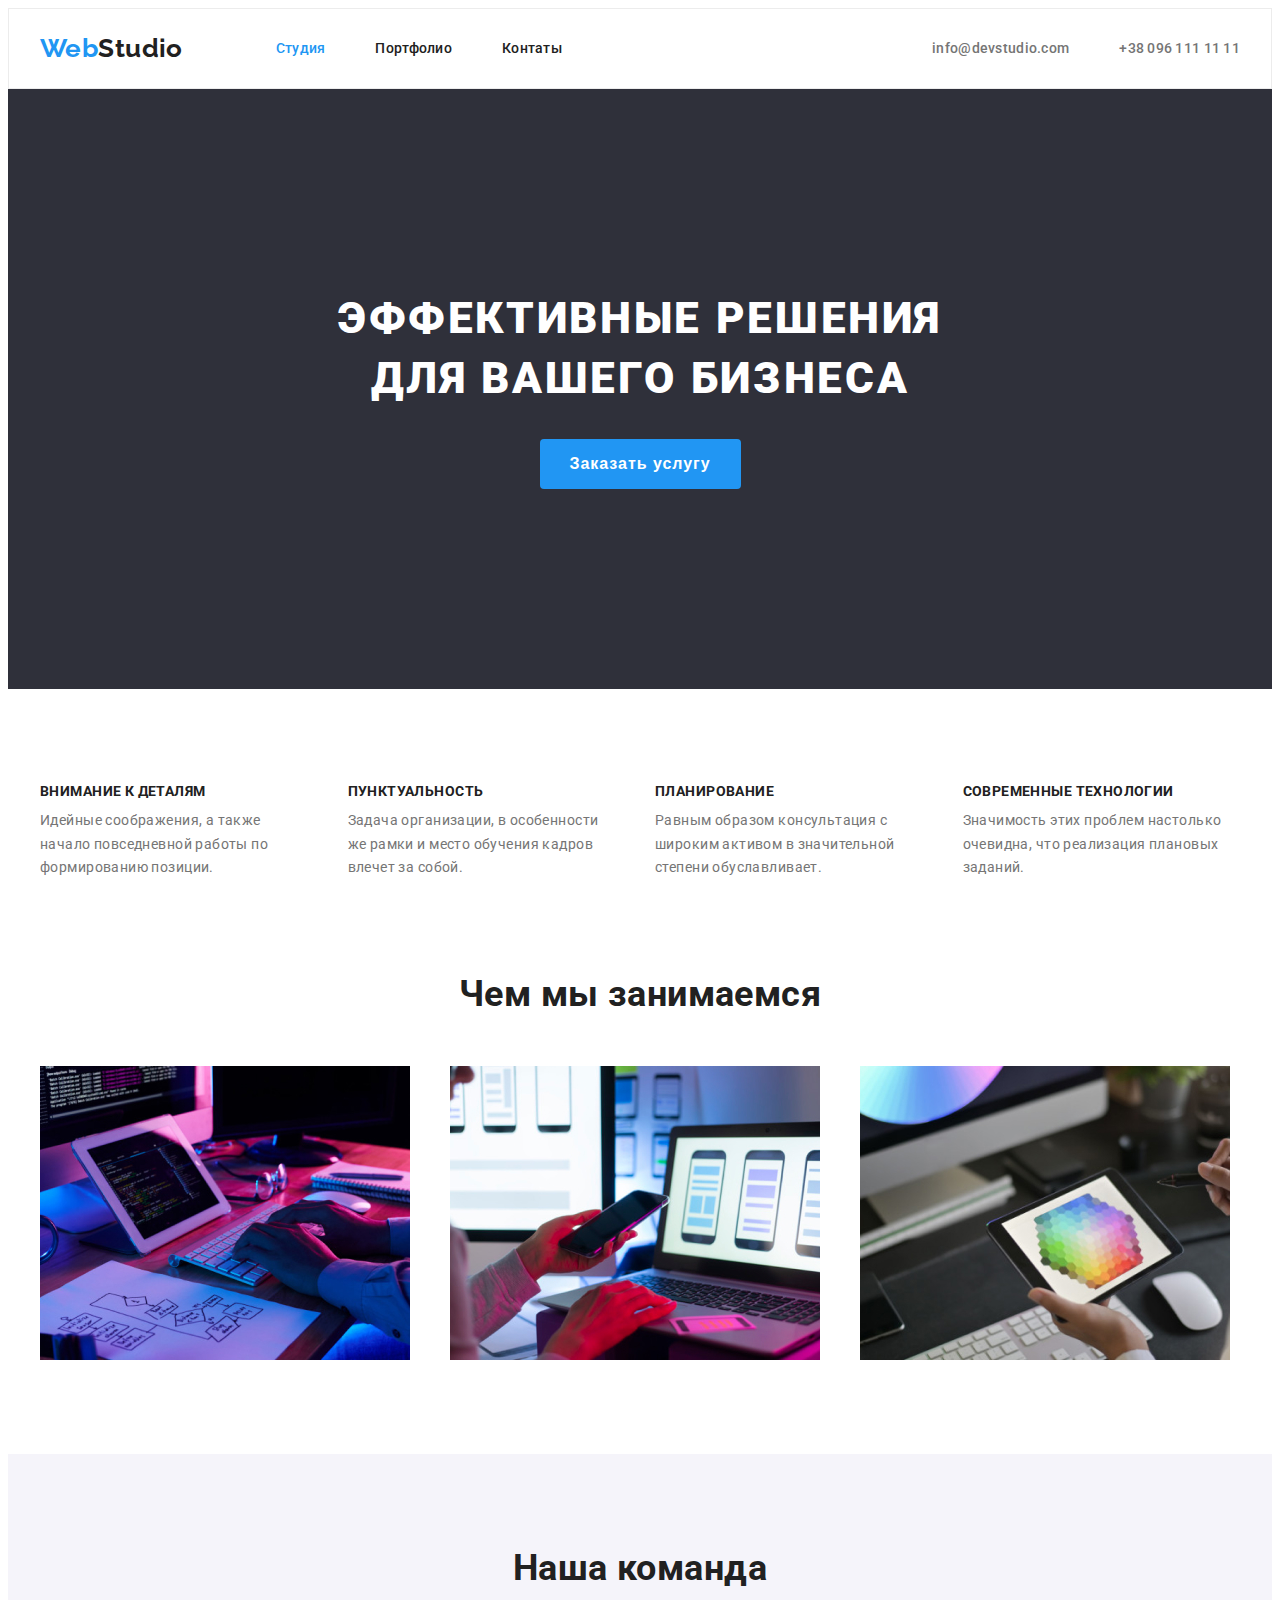
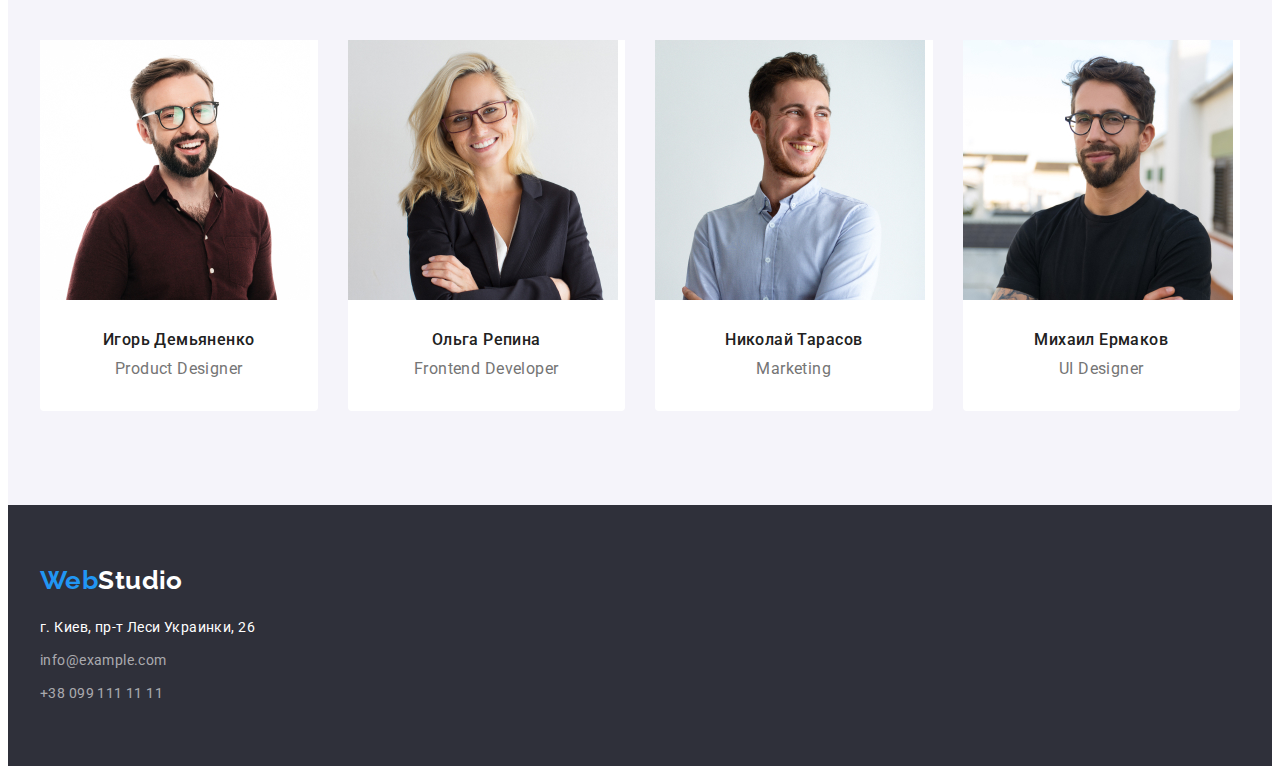
<file: index.html>
<!DOCTYPE html>
<html lang="ru">
<head>
    <meta charset="UTF-8">
    <meta name="viewport" content="width=device-width, initial-scale=1.0">
    <title>Web Studio</title>
    <link rel="stylesheet" href="https://cdnjs.cloudflare.com/ajax/libs/modern-normalize/1.0.0/modern-normalize.min.css"
        integrity="sha512-ISS7cAi1PEhQ8jnbJpJZMd29NlhNj4AWYyLOSp2CE/CsHxTCu+r+t0D2yoJudVrd0/8fTVPUVDzY5Tvli75u/g=="
        crossorigin="anonymous" />
    <link rel="preconnect" href="https://fonts.gstatic.com">
    <link href="https://fonts.googleapis.com/css2?family=Raleway:wght@700&family=Roboto:wght@400;500;700;900&display=swap"
        rel="stylesheet">
    <link rel="stylesheet" href="./css/styles.css">   
</head>

<body>
    
    <header class="header">
        <div class="container">
            <nav class="nav">
                <a href="./" lang="en" class="logo black link"><span class="logo-web">Web</span>Studio</a>
               
                <ul class="nav-list list">   
                    <li class="nav-list-item">
                        <a class="nav-list-link current-link link" href="./">Студия</a>
                    </li>
                    <li class="nav-list-item">
                        <a class="nav-list-link link" href="./portfolio.html">Портфолио</a>
                    </li>
                    <li class="nav-list-item">
                        <a class="nav-list-link link" href="#">Контаты</a>
                    </li>
                </ul>
            </nav>
               
            <ul class="header-contact-list list">
                    <li class="header-contact-list-item">
                        <a class="link" href="mailto:info@devstudio.com">info@devstudio.com</a>
                    </li>
                    <li class="header-contact-list-item">
                        <a class="link" href="tel:+380961111111">+38 096 111 11 11</a>
                    </li>
            </ul>

        </div>        
    </header>
   
    <main>
       
        <!-- HERO-->
        <section class="hero">
            
            <div class="container">
               
                <div class="hero-title-container">
                    <h1 class="hero-title">Эффективные решения для вашего бизнеса</h1>
                    <button type="button" class="hero-modal-btn">Заказать услугу</button>
                </div>
                
            </div>

        </section>


        <!-- FEATURES -->
        <section class="features">
            <div class="container">
                <h2 class="visually-hidden">Преимущества</h2>
               
                <ul class="features-list list">
                  
                    <li class="features-list-item">
                        <h3 class="features-list-title">Внимание к деталям</h3>
                        <p class="features-list-text">Идейные соображения, а также начало повседневной работы по формированию позиции.</p>
                    </li>

                    <li class="features-list-item">
                        <h3 class="features-list-title">Пунктуальность</h3>
                        <p class="features-list-text">Задача организации, в особенности же рамки и место обучения кадров влечет за собой.</p>
                    </li>

                    <li class="features-list-item">
                        <h3 class="features-list-title">Планирование</h3>
                        <p class="features-list-text">Равным образом консультация с широким активом в значительной степени обуславливает.</p>
                    </li>

                    <li class="features-list-item">
                        <h3 class="features-list-title">Современные технологии</h3>
                        <p class="features-list-text">Значимость этих проблем настолько очевидна, что реализация плановых заданий.</p>
                    </li>

                </ul>
            </div>
        </section>


        <!--ABOUT US-->
        <section class="about">
            <div class="container">
                <h2 class="title">Чем мы занимаемся</h2>
                <ul class="about-list list">
                    <li class="about-list-item"><img src="./images/about_us_img/about_us_1.jpg" alt="Пишет код" width="370" height="294"></li>
                    <li class="about-list-item"><img src="./images/about_us_img/about_us_2.jpg" alt="Адаптирует сайт для телефона" width="370" height="294"></li>
                    <li class="about-list-item"><img src="./images/about_us_img/about_us_3.jpg" alt="Работает с планшетом" width="370" height="294"></li>
                </ul>
            </div>
        </section>


        <!--OUR TEAM--> 
        <section class="team">
            <div class="container">
                <h2 class="title">Наша команда</h2>
                <ul class="team-list list">

                    <li class="team-list-item">
                        <img class="img" src="./images/our_team_img/igor.jpg" alt="Фото" width="270" height="260">
                        <div class="team-list-content">
                            <h3 class="team-list-title">Игорь Демьяненко</h3>
                            <p class="team-list-position" lang="en">Product Designer</p>
                        </div>
                    </li>

                    <li class="team-list-item">
                        <img class="img" src="./images/our_team_img/olga.jpg" alt="Фото" width="270" height="260">
                        <div class="team-list-content">
                            <h3 class="team-list-title">Ольга Репина</h3>
                            <p class="team-list-position" lang="en">Frontend Developer</p>
                        </div>
                    </li>

                    <li class="team-list-item">
                        <img class="img" src="./images/our_team_img/nikolay.jpg" alt="Фото" width="270" height="260">
                        <div class="team-list-content">
                            <h3 class="team-list-title">Николай Тарасов</h3>
                            <p class="team-list-position" lang="en">Marketing</p>
                        </div>
                    </li>

                    <li class="team-list-item">
                        <img class="img" src="./images/our_team_img/mihail.jpg" alt="Фото" width="270" height="260">
                        <div class="team-list-content">
                            <h3 class="team-list-title">Михаил Ермаков</h3>
                            <p class="team-list-position" lang="en">UI Designer</p>
                        </div>
                    </li>
                    
                </ul>
            </div>
        </section>
    </main>
   
    <footer class="footer">
        <div class="container">
            <a href="./" lang="en" class="logo white link"><span class="logo-web">Web</span>Studio</a>
            <address class="address">
                <p class="address-text">г. Киев, пр-т Леси Украинки, 26</p>
                <ul class="address-list list">
                    <li class="address-list-item">
                        <a class="address-list-link link" href="mailto:info@example.com">info@example.com</a>
                    </li>
                    <li class="address-list-item">
                        <a class="address-list-link link" href="tel:+380991111111">+38 099 111 11 11</a>
                    </li>

                </ul>
            </address>
        </div>
    </footer>
</body>
</html>
</file>
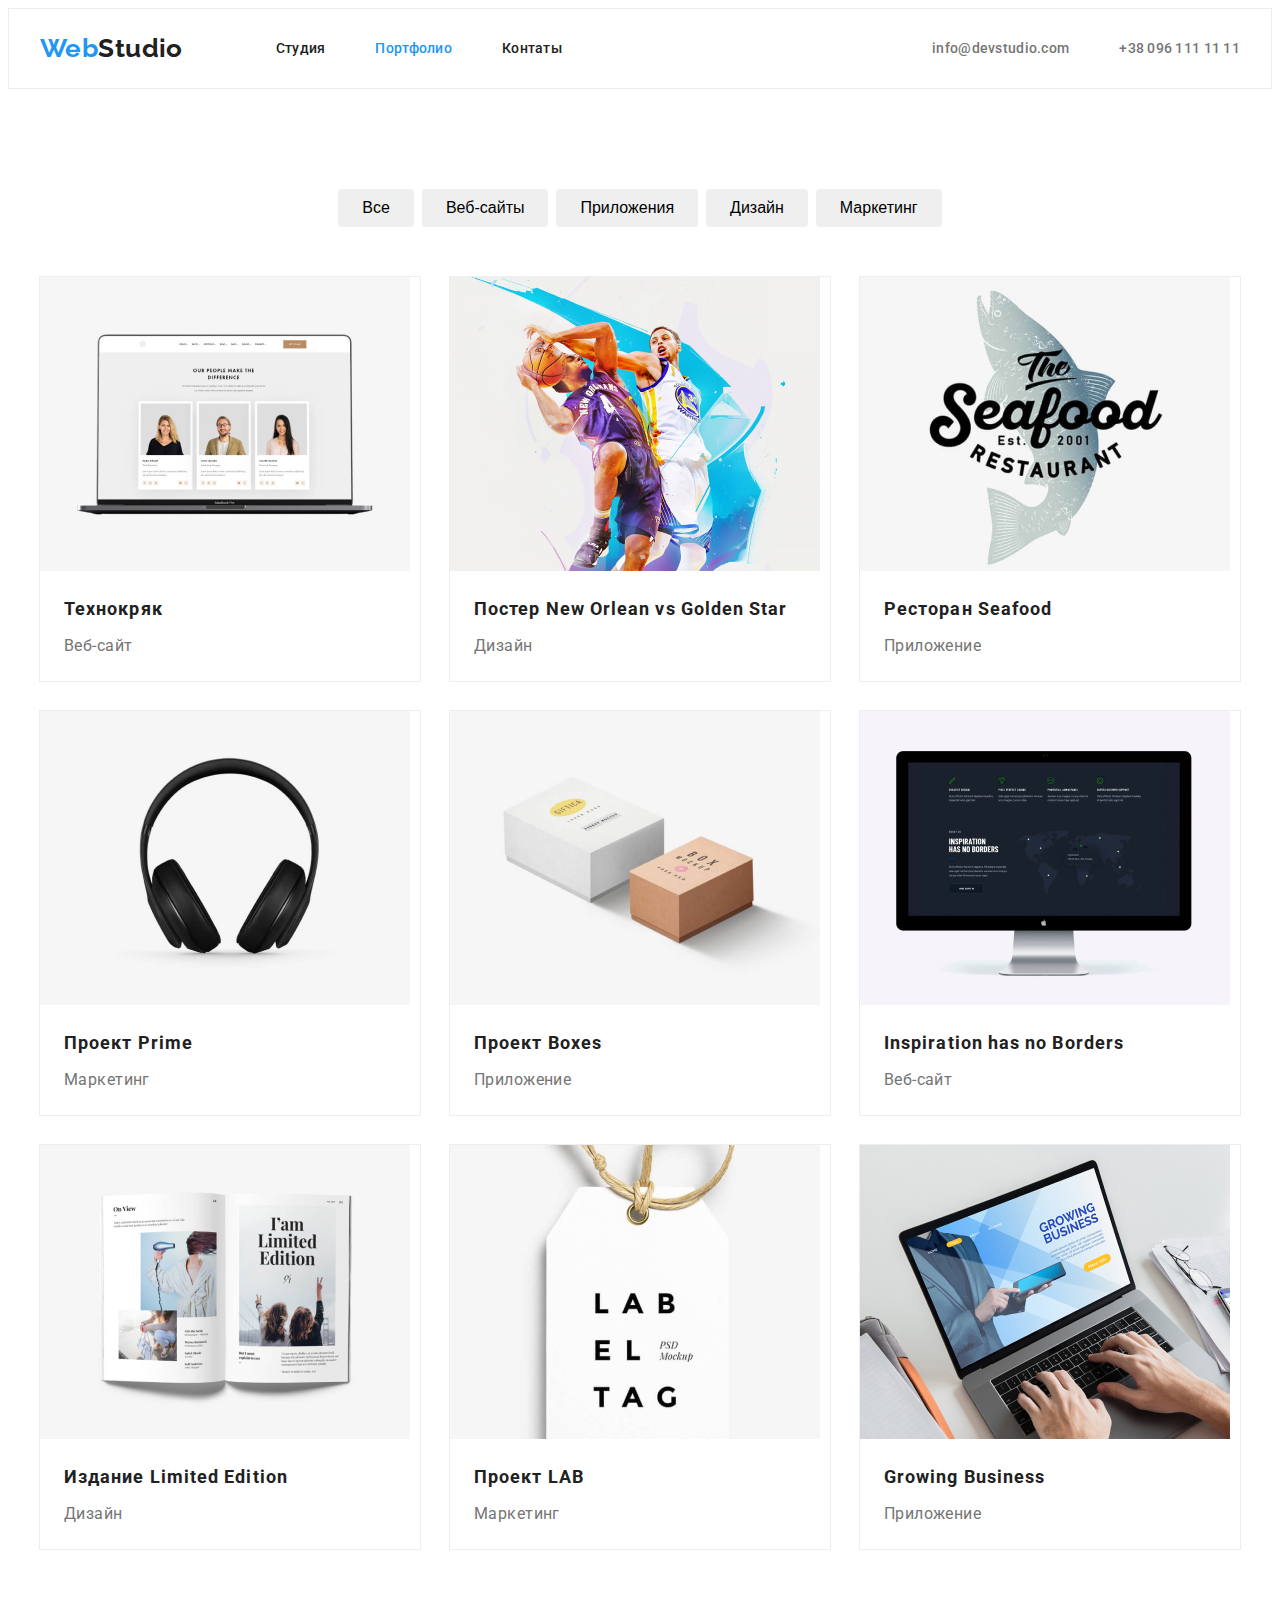
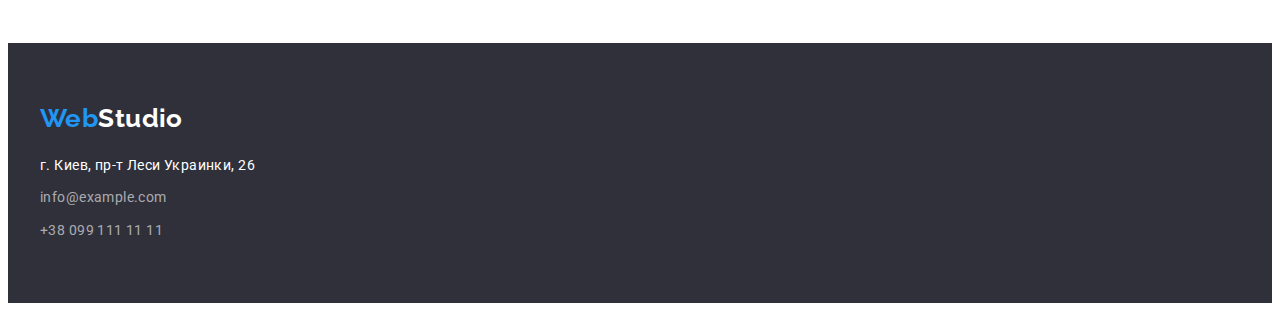
<file: portfolio.html>
<!DOCTYPE html>
<html lang="ru">

<head>
    <meta charset="UTF-8">
    <meta name="viewport" content="width=device-width, initial-scale=1.0">
    <title>Портфолио</title>
    <link rel="stylesheet" href="https://cdnjs.cloudflare.com/ajax/libs/modern-normalize/1.0.0/modern-normalize.min.css"
        integrity="sha512-ISS7cAi1PEhQ8jnbJpJZMd29NlhNj4AWYyLOSp2CE/CsHxTCu+r+t0D2yoJudVrd0/8fTVPUVDzY5Tvli75u/g=="
        crossorigin="anonymous" />
    <link rel="preconnect" href="https://fonts.gstatic.com">
    <link href="https://fonts.googleapis.com/css2?family=Raleway:wght@700&family=Roboto:wght@400;500;700;900&display=swap"
        rel="stylesheet">
    <link rel="stylesheet" href="./css/styles.css">
</head>

<body>  
    <header class="header">
        <div class="container">
            <nav class="nav">
                <a href="./" lang="en" class="logo black link"><span class="logo-web">Web</span>Studio</a>
               
                <ul class="nav-list list">
                    <li class="nav-list-item">
                        <a class="nav-list-link link" href="./">Студия</a>
                    </li>
                    <li class="nav-list-item">
                        <a class="nav-list-link current-link link" href="./portfolio.html">Портфолио</a>
                    </li>
                    <li class="nav-list-item">
                        <a class="nav-list-link link" href="#">Контаты</a>
                    </li>
                </ul>
            </nav>
            <ul class="header-contact-list list">
                <li class="header-contact-list-item">
                    <a class="link" href="mailto:info@devstudio.com">info@devstudio.com</a>
                </li>
                <li class="header-contact-list-item">
                    <a class="link" href="tel:+380961111111">+38 096 111 11 11</a>
                </li>
            </ul>
        </div>
    </header>
    <main>
        <!-- Portfolio -->
       <section class="portfolio">
            <div class="container">
                <h1 class="visually-hidden">Портфолио</h1>
                <ul class="filter-btn-list list">
                    <li class="filter-btn-item"><button type="button" class="filter-btn">Все</button></li>
                    <li class="filter-btn-item"><button type="button" class="filter-btn">Веб-сайты</button></li>
                    <li class="filter-btn-item"><button type="button" class="filter-btn">Приложения</button></li>
                    <li class="filter-btn-item"><button type="button" class="filter-btn">Дизайн</button></li>
                    <li class="filter-btn-item"><button type="button" class="filter-btn">Маркетинг</button></li>
                </ul>
            </div>
            
            <div class="container">
                <ul class="examples-list list">

                    <li class="examples-list-item">
                        <a class="examples-list-link link" href="#">
                            <img src="./images/portfolio_img/technokryak.jpg" alt="Ноутбук" width="370" height="294">
                            <div class="examples-list-content">
                                <h3 class="examples-list-title" >Технокряк</h3>
                                <p class="examples-list-text">Веб-сайт</p>
                            </div>
                        </a>
                    </li>

                    <li class="examples-list-item">
                        <a class="examples-list-link link" href="#">
                            <img src="./images/portfolio_img/new_orlean.jpg" alt="Постер" width="370" height="294">
                            <div class="examples-list-content">
                                <h3 class="examples-list-title" >Постер New Orlean vs Golden Star</h3>
                                <p class="examples-list-text">Дизайн</p>
                            </div>
                        </a>
                    </li>

                    <li class="examples-list-item">
                        <a class="examples-list-link link" href="#">
                            <img src="./images/portfolio_img/seafood.jpg" alt="Логотип компании" width="370" height="294">
                            <div class="examples-list-content">
                                <h3 class="examples-list-title" >Ресторан Seafood</h3>
                                <p class="examples-list-text">Приложение</p>
                            </div>
                        </a>
                    </li>

                    <li class="examples-list-item">
                        <a class="examples-list-link link" href="#">
                            <img src="./images/portfolio_img/prime.jpg" alt="Наушники" width="370" height="294">
                            <div class="examples-list-content">
                                <h3 class="examples-list-title" >Проект Prime</h3>
                                <p class="examples-list-text">Маркетинг</p>
                            </div>
                        </a>
                    </li>

                    <li class="examples-list-item">
                        <a class="examples-list-link link" href="#">
                            <img src="./images/portfolio_img/boxes.jpg" alt="Боксы" width="370" height="294">
                            <div class="examples-list-content">
                                <h3 class="examples-list-title" >Проект Boxes</h3>
                                <p class="examples-list-text">Приложение</p>
                            </div>
                        </a>
                    </li>

                    <li class="examples-list-item">
                        <a class="examples-list-link link" href="#">
                            <img src="./images/portfolio_img/inspiration.jpg" alt="Монитор" width="370" height="294">
                            <div class="examples-list-content">
                                <h3 class="examples-list-title" >Inspiration has no Borders</h3>
                                <p class="examples-list-text">Веб-сайт</p>
                            </div>
                        </a>
                    </li>

                    <li class="examples-list-item">
                        <a class="examples-list-link link" href="#">
                            <img src="./images/portfolio_img/limited_edition.jpg" alt="Книга" width="370" height="294">
                            <div class="examples-list-content">
                                <h3 class="examples-list-title" >Издание Limited Edition</h3>
                                <p class="examples-list-text">Дизайн</p>
                            </div>
                        </a>
                    </li>

                    <li class="examples-list-item">
                        <a class="examples-list-link link" href="#">
                            <img src="./images/portfolio_img/lab.jpg" alt="Лейбл" width="370" height="294">
                            <div class="examples-list-content">
                                <h3 class="examples-list-title" >Проект LAB</h3>
                                <p class="examples-list-text">Маркетинг</p>
                            </div>
                        </a>
                    </li>

                    <li class="examples-list-item">
                        <a class="examples-list-link link" href="#">
                            <img src="./images/portfolio_img/growing_business.jpg" alt="Приложение на ноутбуке" width="370" height="294">
                            <div class="examples-list-content">
                                <h3 class="examples-list-title" >Growing Business</h3>
                                <p class="examples-list-text">Приложение</p>
                            </div>
                        </a>
                    </li>

                </ul>
           </div>
       </section>   
    </main>
    <footer class="footer">
        <div class="container">
            <a href="./" lang="en" class="logo white link"><span class="logo-web">Web</span>Studio</a>
            <address class="address">
                <p class="address-text">г. Киев, пр-т Леси Украинки, 26</p>
                <ul class="address-list list">
                    <li class="address-list-item">
                        <a class="address-list-link link" href="mailto:info@example.com">info@example.com</a>
                    </li>
                    <li class="address-list-item">
                        <a class="address-list-link link" href="tel:+380991111111">+38 099 111 11 11</a>
                    </li>
                </ul>
            </address>
        </div>
    </footer>
</body>
</html>
</file>
<file: css/styles.css>
:root {
  --primary-white-color: #ffffff;
  --secondary-bg-color: #2f303a;
  --accent-color: #2196f3;
  --primary-text-color: #212121;
  --secondary-text-color: #757575;
  --footer-text-color: rgba(255, 255, 255, 0.6);
  --team-bg-color: #f5f4fa;
  --btn-hover-bg-color: #188ce8;
  --card-set-gap: 30px;
}

body {
  background-color: var(--primary-white-color);
  color: var(--primary-text-color);

  font-family: "Roboto", sans-serif;
  font-weight: 400;
  font-size: 14px;
  letter-spacing: 0.03em;
}

h1,
h2,
h3,
h4,
h5,
h6 {
  font-size: inherit;
  margin: 0;
}

p {
  margin: 0;
}

ul,
ol {
  margin: 0;
  padding: 0;
}

img {
  display: block;
  max-width: 100%;
  height: auto;
}

.link {
  text-decoration: none;
}

.list {
  list-style-type: none;
}

.container {
  width: 1200px;
  margin-left: auto;
  margin-right: auto;
  padding-left: 15px;
  padding-right: 15px;
}

/* ------------HEADER-------------- */

.header {
  border: 1px solid #ececec;
}

.header > .container {
  display: flex;
  align-items: center;
}

/* -----------LOGO------------- */
.logo {
  font-family: "Raleway";
  font-weight: 700;
  font-size: 26px;
  line-height: 1.19;
}

.logo.black {
  padding-top: 24px;
  padding-bottom: 24px;
  margin-right: 93px;

  color: var(--primary-text-color);
}

.logo-web {
  color: var(--accent-color);
}

/* -------NAV-LIST--------- */

.nav {
  display: flex;
  align-items: center;
}

.nav-list {
  display: flex;
  align-items: center;
}

.nav-list-item:not(:last-child) {
  margin-right: 50px;
}

.nav-list-link {
  padding-top: 32px;
  padding-bottom: 32px;

  color: var(--primary-text-color);
  font-weight: 500;
  line-height: 1.066;
  letter-spacing: 0.02em;
}

.nav-list-link:hover,
.nav-list-link:focus {
  color: var(--accent-color);
}

.current-link {
  color: var(--accent-color);
}

/* ----------HEADER-CONTACT----------- */
.header-contact-list {
  display: flex;
  align-items: center;

  font-weight: 500;
  line-height: 1.142;
  letter-spacing: 0.02em;
}

.header-contact-list-item > .link {
  padding-top: 32px;
  padding-bottom: 32px;

  color: var(--secondary-text-color);
}

.header-contact-list-item > .link:hover,
.header-contact-list-item > .link:focus {
  color: var(--accent-color);
}

.header-contact-list-item:not(:last-child) {
  margin-right: 50px;
}

.header-contact-list {
  margin-left: auto;
}

/* -----------HERO-------------- */

.hero {
  background-color: var(--secondary-bg-color);
  padding-top: 200px;
  padding-bottom: 200px;
}

.hero-title-container {
  display: flex;
  justify-content: center;
  max-width: 696px;
  flex-direction: column;
  align-items: center;
  margin-left: auto;
  margin-right: auto;
}

.hero-title {
  margin-bottom: 30px;

  color: var(--primary-white-color);
  font-weight: 900;
  font-size: 44px;
  line-height: 1.36;
  text-align: center;
  letter-spacing: 0.06em;
  text-transform: uppercase;
}

.hero-modal-btn {
  display: flex;
  align-items: center;
  text-align: center;
  border: transparent;
  border-radius: 4px;
  padding: 10px 30px;

  color: var(--primary-white-color);
  background-color: var(--accent-color);
  font-weight: 700;
  font-size: 16px;
  line-height: 1.875;
  letter-spacing: 0.06em;
}

.hero-modal-btn:hover,
.hero-modal-btn:focus {
  background-color: var(--btn-hover-bg-color);
  cursor: pointer;
}

/* --------------FEATURES----------- */

.visually-hidden {
  position: absolute;
  clip: rect(0 0 0 0);
  width: 1px;
  height: 1px;
  margin: -1px;
}

.features {
  padding-top: 94px;
  padding-bottom: 94px;
}

.features-list {
  display: flex;
  flex-wrap: wrap;
  margin-right: calc(-1 * var(--card-set-gap));
  margin-bottom: calc(-1 * var(--card-set-gap));
}

.features-list-item {
  margin-right: var(--card-set-gap);
  margin-bottom: var(--card-set-gap);
  flex-basis: calc(100% / 4 - var(--card-set-gap));
}

.features-list-title {
  margin-bottom: 10px;

  font-weight: 700;
  line-height: 1.142;
  text-transform: uppercase;
}

.features-list-text {
  max-width: 270px;

  color: var(--secondary-text-color);
  line-height: 1.71;
}

/* -------------ABOUT-US------------- */

.about {
  padding-bottom: 94px;
}

.title {
  margin-bottom: 50px;

  font-weight: 700;
  font-size: 36px;
  line-height: 1.166;
  text-align: center;
}

.about-list {
  display: flex;
  flex-wrap: wrap;
  margin-right: calc(-1 * var(--card-set-gap));
  margin-bottom: calc(-1 * var(--card-set-gap));
}

.about-list-item {
  margin-right: var(--card-set-gap);
  margin-bottom: var(--card-set-gap);
  flex-basis: calc(100% / 3 - var(--card-set-gap));
}

/* -------------------OUR-TEAM------------ */

.team {
  padding-top: 94px;
  padding-bottom: 94px;

  background-color: var(--team-bg-color);
}

.team-list {
  display: flex;
  flex-wrap: wrap;
  margin-right: calc(-1 * var(--card-set-gap));
  margin-bottom: calc(-1 * var(--card-set-gap));
}

.team-list-item {
  margin-right: var(--card-set-gap);
  margin-bottom: var(--card-set-gap);
  flex-basis: calc(100% / 4 - var(--card-set-gap));
  border-radius: 0px 0px 4px 4px;

  background-color: var(--primary-white-color);
}

.team-list-content {
  padding-top: 30px;
  padding-right: 58px;
  padding-left: 58px;
  padding-bottom: 33px;
}

.team-list-title {
  margin-bottom: 10px;

  font-weight: 500;
  font-size: 16px;
  line-height: 1.187;
  text-align: center;
}

.team-list-position {
  color: var(--secondary-text-color);
  font-size: 16px;
  line-height: 1.187;
  text-align: center;
}

/* ---------FOOTER---------- */

.footer {
  padding-top: 60px;
  padding-bottom: 60px;

  background-color: var(--secondary-bg-color);
}

.footer > .container {
  display: flex;
  flex-direction: column;
}

.logo.white {
  margin-bottom: 20px;

  color: var(--primary-white-color);
}

.address-text {
  margin-bottom: 9px;

  color: var(--primary-white-color);
  font-style: normal;
  line-height: 1.71;
}

.address-list-link {
  display: flex;
  flex-direction: column;

  color: var(--footer-text-color);
  font-style: normal;
  line-height: 1.71;
}

.address-list-link:hover,
.address-list-link:focus {
  color: var(--accent-color);
}

.address-list-item:not(:last-child) {
  margin-bottom: 9px;
}

/* ------------------PORTFOLIO----------- */

.portfolio {
  padding-top: 100px;
  padding-bottom: 94px;
}

/* -----------FILTER-BTN------------------- */

.filter-btn-list {
  display: flex;
  justify-content: center;
  margin-bottom: 50px;
}

.filter-btn-item:not(:last-child) {
  margin-right: 8px;
}

.filter-btn {
  padding-top: 6px;
  padding-bottom: 6px;
  padding-right: 24px;
  padding-left: 24px;
  text-align: center;
  justify-content: center;
  border-radius: 4px;
  border: transparent;

  font-weight: 500;
  font-size: 16px;
  line-height: 1.62;
}

.filter-btn:hover,
.filter-btn:focus {
  color: var(--primary-white-color);
  background-color: var(--accent-color);
  cursor: pointer;
}

/* ----------CARD-SET-------------------- */

.examples-list {
  display: flex;
  flex-wrap: wrap;

  margin-right: calc(-1 * var(--card-set-gap));
  margin-bottom: calc(-1 * var(--card-set-gap));
}

.examples-list-item {
  margin-right: var(--card-set-gap);
  margin-bottom: var(--card-set-gap);
  flex-basis: calc(100% / 3 - var(--card-set-gap));

  background: var(--primary-white-color);
  outline: 1px solid #eeeeee;
}

.examples-list-title {
  margin-bottom: 4px;

  color: var(--primary-text-color);
  font-weight: 700;
  font-size: 18px;
  line-height: 2;
  letter-spacing: 0.06em;
}

.examples-list-text {
  color: var(--secondary-text-color);
  font-size: 16px;
  line-height: 1.87;
}

.examples-list-content {
  padding-top: 20px;
  padding-right: 24px;
  padding-bottom: 20px;
  padding-left: 24px;
}
</file>
